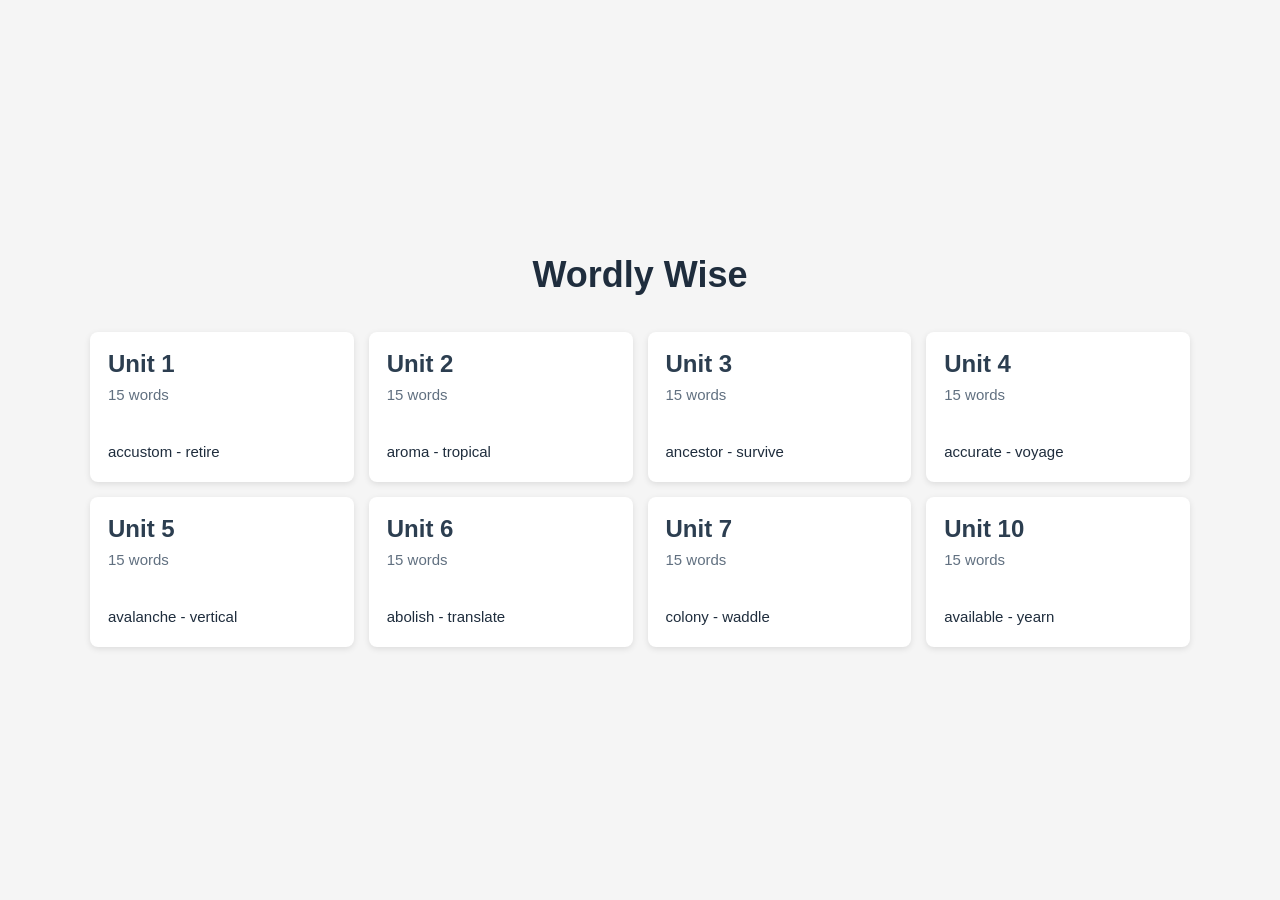
<file: index.html>
<!DOCTYPE html>
<html lang="zh-Hant">

<head>
  <meta charset="UTF-8">
  <meta name="viewport" content="width=device-width, initial-scale=1.0">
  <title>Wordly Wise Units</title>
  <link rel="stylesheet" href="styles.css">
</head>

<body>
  <main class="container home-page">
    <header class="page-header">
      <h1>Wordly Wise</h1>
    </header>

    <section id="unit-list" class="unit-grid" aria-label="Wordly Wise units"></section>
  </main>

  <script src="words-data.js"></script>
  <script src="app.js"></script>
</body>

</html>
</file>
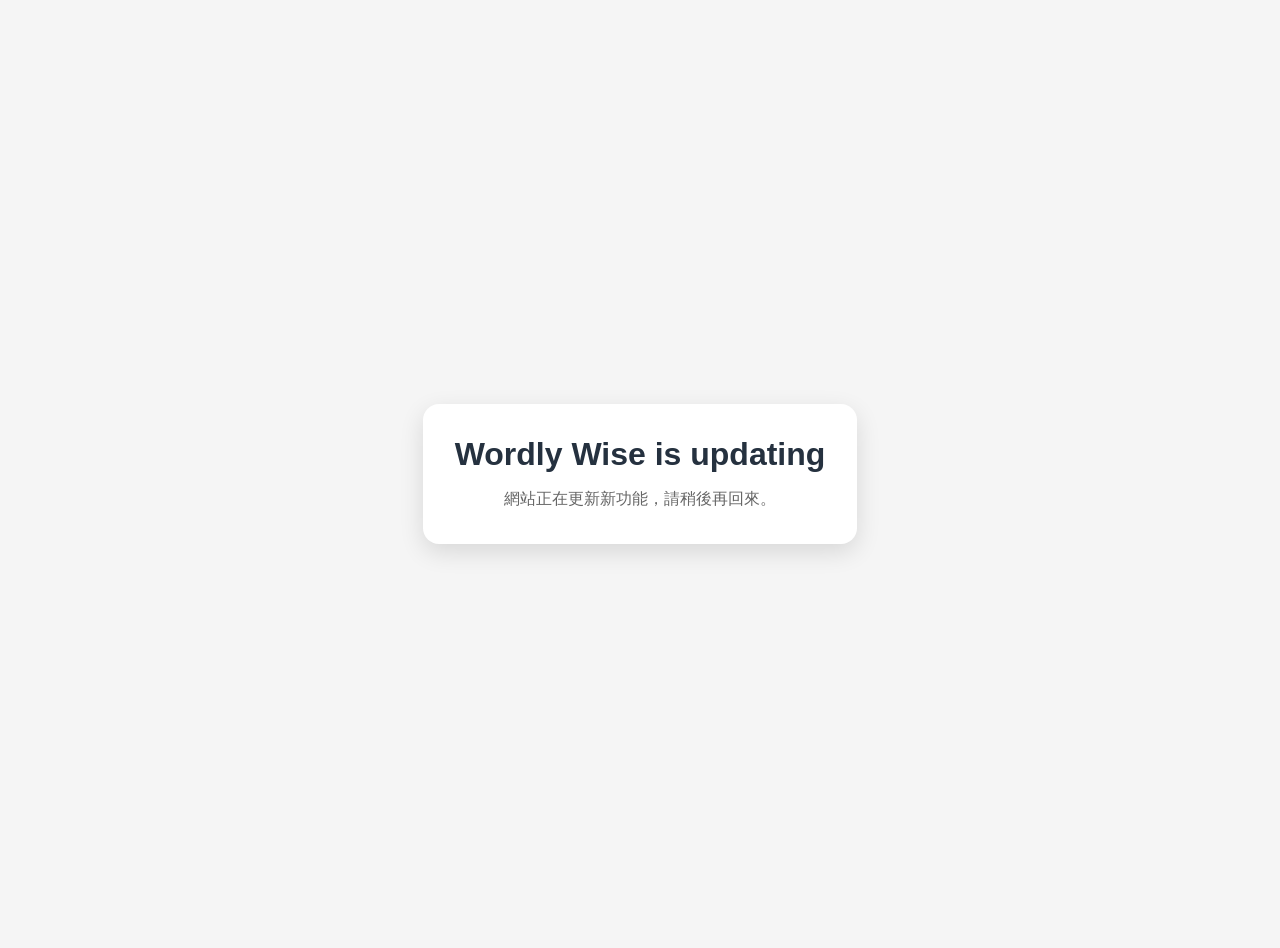
<file: maintenance.html>
<!DOCTYPE html>
<html lang="zh-Hant">
<head>
  <meta charset="UTF-8">
  <meta name="viewport" content="width=device-width, initial-scale=1.0">
  <title>Wordly Wise Updating</title>
  <style>
    body {
      margin: 0;
      min-height: 100vh;
      display: flex;
      align-items: center;
      justify-content: center;
      background: #f5f5f5;
      color: #25313f;
      font-family: Arial, "Noto Sans TC", sans-serif;
      text-align: center;
      padding: 24px;
    }

    .box {
      max-width: 560px;
      background: white;
      border-radius: 16px;
      padding: 32px;
      box-shadow: 0 8px 24px rgba(0, 0, 0, 0.12);
    }

    h1 {
      margin: 0 0 12px;
      font-size: 32px;
    }

    p {
      margin: 0;
      color: #666;
      line-height: 1.7;
      font-size: 16px;
    }
  </style>
</head>
<body>
  <div class="box">
    <h1>Wordly Wise is updating</h1>
    <p>網站正在更新新功能，請稍後再回來。</p>
  </div>
</body>
</html>
</file>
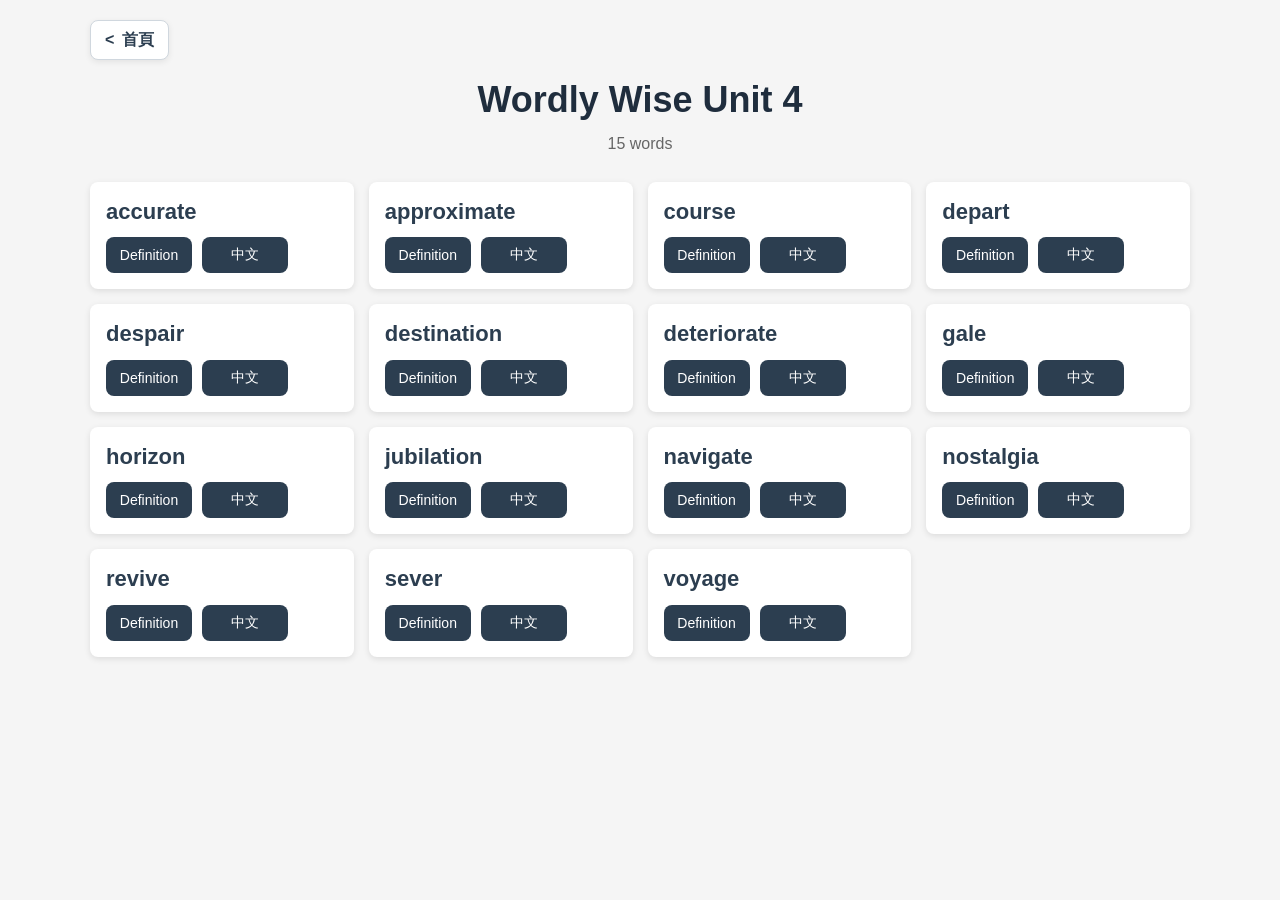
<file: unit.html>
<!DOCTYPE html>
<html lang="zh-Hant">

<head>
  <meta charset="UTF-8">
  <meta name="viewport" content="width=device-width, initial-scale=1.0">
  <title>Wordly Wise Unit</title>
  <link rel="stylesheet" href="styles.css">
</head>

<body>
  <main class="container">
    <nav class="top-bar" aria-label="Page navigation">
      <a class="back-link" href="index.html">首頁</a>
    </nav>

    <header class="page-header">
      <h1 id="unit-title">Wordly Wise</h1>
      <p id="unit-count" class="tip"></p>
    </header>

    <div id="word-container" class="word-grid"></div>
    <p id="unit-error" class="error-message" hidden>找不到這個 Unit。</p>
  </main>

  <script src="words-data.js"></script>
  <script src="app.js"></script>
</body>

</html>
</file>
<file: styles.css>
* {
  box-sizing: border-box;
}

body {
  margin: 0;
  min-height: 100vh;
  padding: 20px;
  background: #f5f5f5;
  color: #25313f;
  font-family: Arial, "Noto Sans TC", sans-serif;
}

a {
  color: inherit;
  text-decoration: none;
}

.container {
  max-width: 1100px;
  margin: 0 auto;
}

.home-page {
  display: flex;
  min-height: calc(100vh - 40px);
  flex-direction: column;
  justify-content: center;
}

.page-header {
  margin-bottom: 25px;
  text-align: center;
}

h1 {
  margin: 0 0 10px;
  color: #1f2d3d;
  font-size: 36px;
  line-height: 1.2;
}

.tip {
  margin: 0;
  color: #666;
  font-size: 16px;
  line-height: 1.6;
}

.top-bar {
  margin-bottom: 18px;
}

.back-link {
  display: inline-flex;
  min-height: 40px;
  align-items: center;
  gap: 8px;
  border: 1px solid #d0d7de;
  border-radius: 8px;
  background: #ffffff;
  color: #2c3e50;
  font-weight: bold;
  padding: 8px 14px;
  box-shadow: 0 2px 6px rgba(0, 0, 0, 0.08);
}

.back-link::before {
  content: "<";
  font-size: 16px;
  line-height: 1;
}

.unit-grid,
.word-grid {
  display: grid;
  grid-template-columns: repeat(auto-fill, minmax(240px, 1fr));
  gap: 15px;
}

.unit-card,
.card {
  border-radius: 8px;
  background: #ffffff;
  box-shadow: 0 2px 6px rgba(0, 0, 0, 0.1);
}

.unit-card {
  display: flex;
  min-height: 150px;
  flex-direction: column;
  justify-content: space-between;
  padding: 18px;
  transition: transform 0.18s ease, box-shadow 0.18s ease;
}

.unit-card:hover,
.unit-card:focus-visible {
  transform: translateY(-2px);
  box-shadow: 0 8px 18px rgba(31, 45, 61, 0.14);
  outline: none;
}

.unit-card-title {
  margin: 0;
  color: #2c3e50;
  font-size: 24px;
  line-height: 1.2;
}

.unit-card-count {
  margin: 8px 0 0;
  color: #617080;
  font-size: 15px;
}

.unit-card-range {
  margin: 22px 0 0;
  color: #1f2d3d;
  font-size: 15px;
  line-height: 1.5;
  word-break: break-word;
}

.card {
  padding: 16px;
}

.word {
  display: block;
  margin-bottom: 12px;
  color: #2c3e50;
  font-size: 22px;
  font-weight: bold;
  line-height: 1.25;
  word-break: break-word;
}

.speakable-text {
  cursor: pointer;
  transition: color 0.2s ease;
}

.speakable-text:hover {
  color: #1b75bb;
}

.speakable-text:focus-visible {
  border-radius: 6px;
  outline: 3px solid #9cc6f2;
  outline-offset: 3px;
}

.button-group {
  display: flex;
  flex-wrap: wrap;
  gap: 10px;
}

button {
  min-width: 86px;
  min-height: 36px;
  border: none;
  border-radius: 8px;
  background: #2c3e50;
  color: #ffffff;
  cursor: pointer;
  font-size: 14px;
  padding: 8px 12px;
}

button:hover,
button:focus-visible {
  opacity: 0.9;
}

.definition-box,
.translation-box {
  display: none;
  margin-top: 12px;
  border-radius: 8px;
  color: #333333;
  font-size: 14px;
  line-height: 1.7;
  padding: 10px;
}

.definition-box {
  background: #f0f4f8;
}

.translation-box {
  background: #fff7e6;
}

.definition-box.is-visible,
.translation-box.is-visible {
  display: block;
}

.label {
  color: #1f2d3d;
  font-weight: bold;
}

.error-message {
  border-radius: 8px;
  background: #fff7e6;
  color: #604300;
  margin: 0;
  padding: 14px;
  text-align: center;
}

@media (max-width: 600px) {
  body {
    padding: 14px;
  }

  .home-page {
    min-height: calc(100vh - 28px);
    justify-content: flex-start;
    padding-top: 28px;
  }

  h1 {
    font-size: 30px;
  }

  .unit-grid,
  .word-grid {
    grid-template-columns: 1fr;
  }
}
</file>
